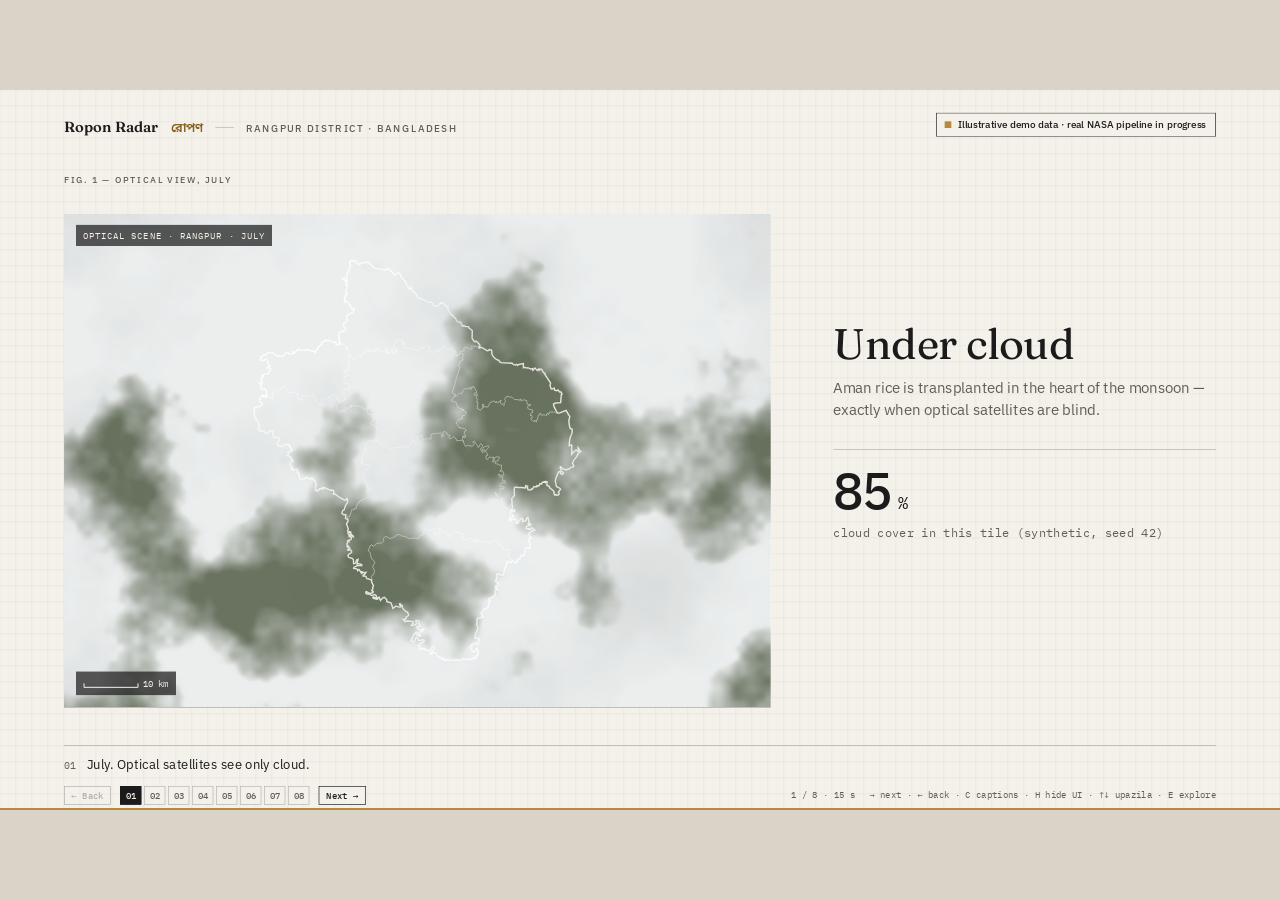
<file: index.html>
<!doctype html>
<html lang="en">
<head>
<meta charset="utf-8">
<meta name="viewport" content="width=device-width, initial-scale=1">
<title>Ropon Radar — রোপণ</title>
<meta name="description" content="Prototype: radar-detected Aman transplanting vs. usable-rain onset, Rangpur. Illustrative demo data.">
<link rel="stylesheet" href="css/tokens.css">
<link rel="stylesheet" href="css/main.css">
<script src="vendor/d3.v7.min.js"></script>
</head>
<body>
<noscript>Ropon Radar needs JavaScript. A text-only view is at <a href="lowband.html">lowband.html</a>.</noscript>
<script type="module">
  import { boot } from "./js/scenes.js";
  boot().catch((err) => {
    console.error(err);
    document.body.innerHTML = `<pre style="padding:40px;font:16px/1.5 monospace">Could not start: ${err.message}\n\nServe this folder over HTTP:  python -m http.server 8000</pre>`;
  });
</script>
</body>
</html>
</file>
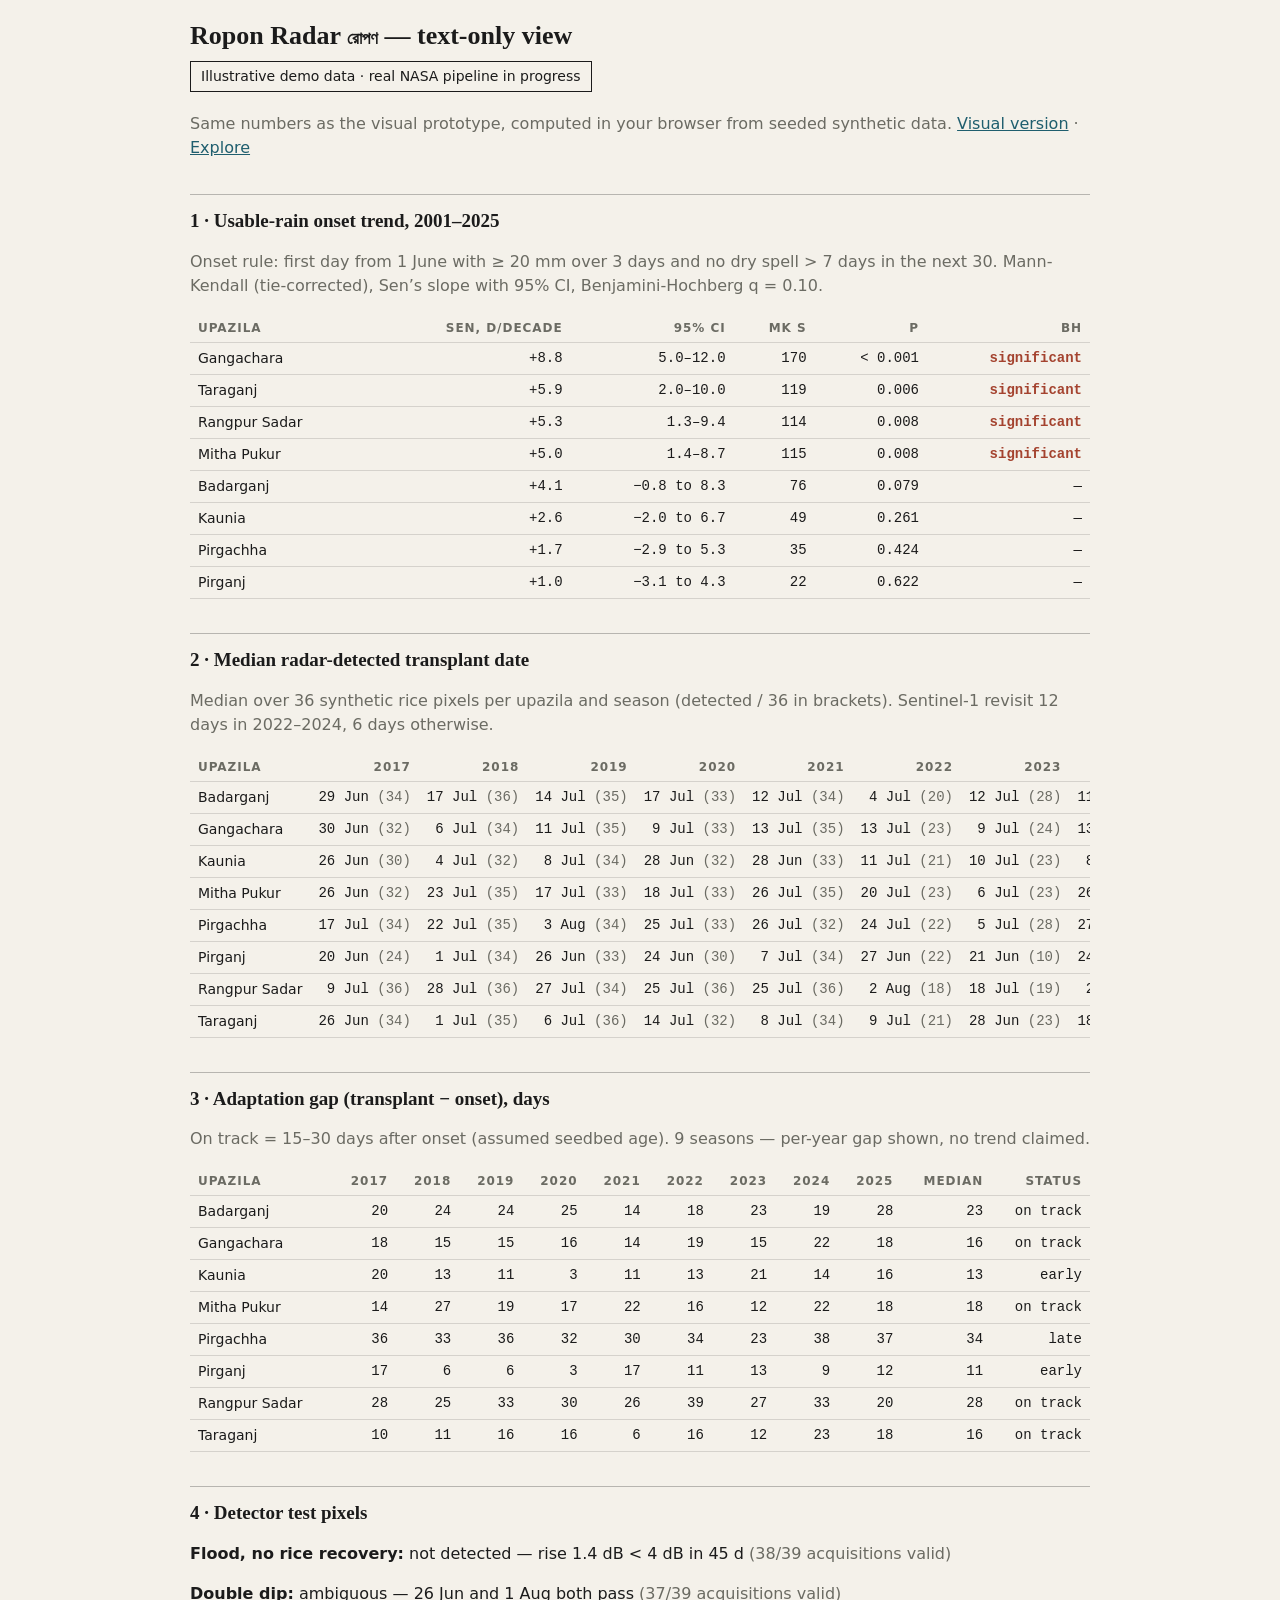
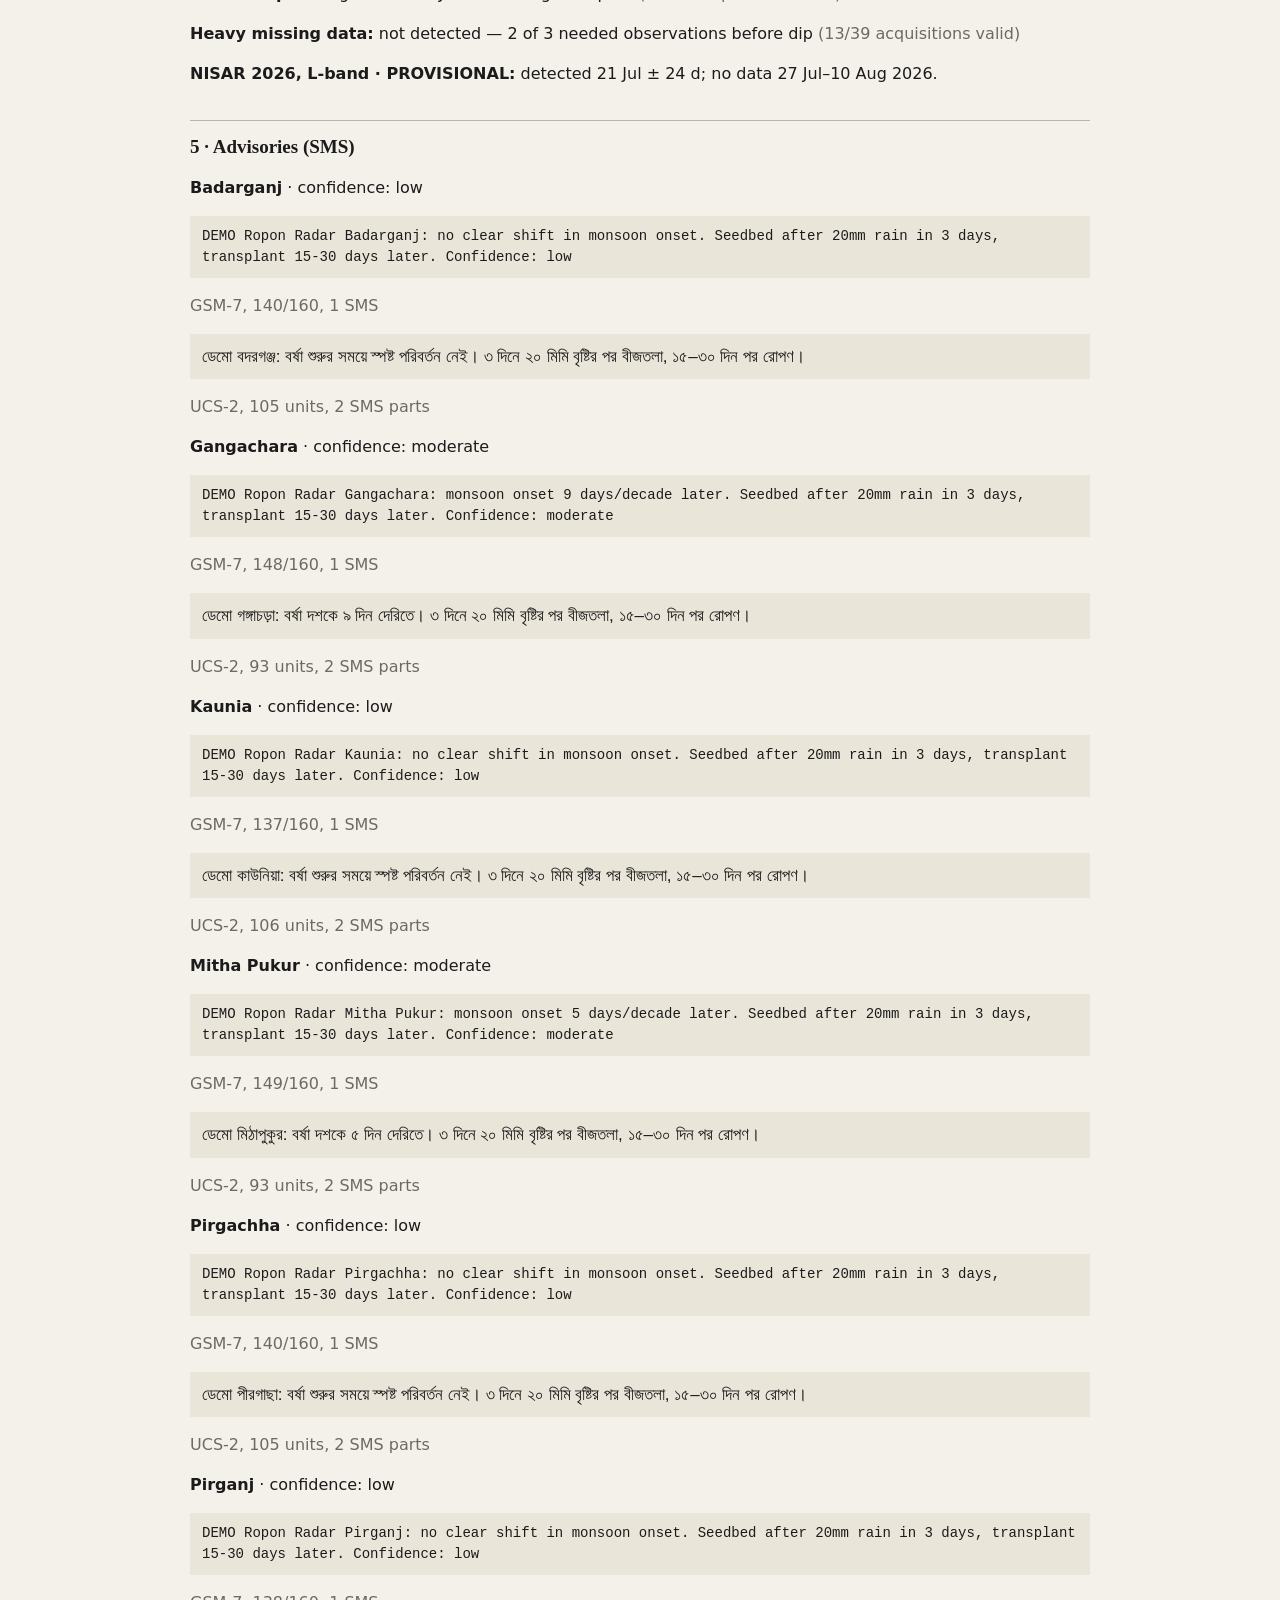
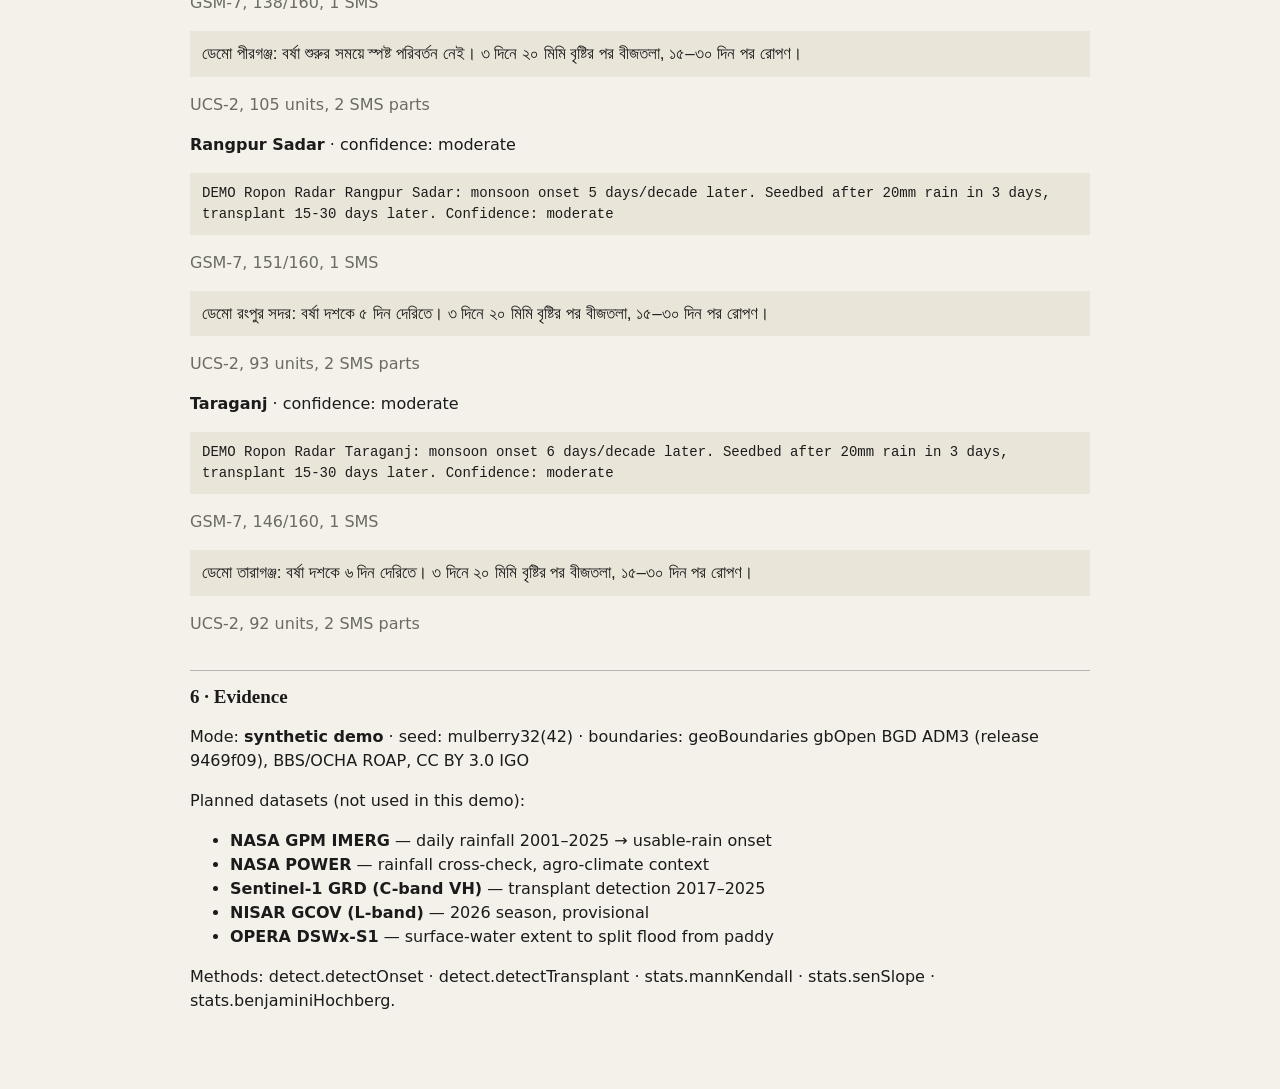
<file: lowband.html>
<!doctype html>
<html lang="en">
<head>
<meta charset="utf-8">
<meta name="viewport" content="width=device-width, initial-scale=1">
<title>Ropon Radar — text-only</title>
<style>
  /* No web fonts, no images, no chart library: system fonts and tables only. */
  body { background: #F4F1EA; color: #1B1B1B; font: 16px/1.5 system-ui, "Segoe UI", sans-serif; margin: 0 auto; padding: 20px 16px 60px; max-width: 900px; }
  h1 { font: 600 26px/1.2 Georgia, serif; margin: 0; }
  h2 { font: 600 19px/1.3 Georgia, serif; margin: 34px 0 8px; padding-top: 14px; border-top: 1px solid rgba(27,27,27,.28); }
  .badge { display: inline-block; border: 1px solid #1B1B1B; padding: 4px 10px; font-size: 14px; margin: 10px 0 4px; }
  .muted { color: #6B6B63; }
  table { border-collapse: collapse; width: 100%; font-size: 14px; }
  th, td { text-align: right; padding: 5px 8px; border-bottom: 1px solid rgba(27,27,27,.14); white-space: nowrap; }
  th:first-child, td:first-child { text-align: left; }
  th { font-weight: 600; font-size: 12px; text-transform: uppercase; letter-spacing: .08em; color: #6B6B63; }
  td { font-family: Consolas, "Courier New", monospace; }
  td:first-child { font-family: inherit; }
  .scroll { overflow-x: auto; }
  .sig { color: #A4432F; font-weight: 600; }
  pre { white-space: pre-wrap; font: 14px/1.5 Consolas, monospace; background: #EAE5D9; padding: 10px 12px; margin: 6px 0; }
  [lang=bn] { font-family: "Noto Sans Bengali", "Nirmala UI", "Vrinda", sans-serif; font-size: 17px; }
  a { color: #1F5E6E; }
</style>
</head>
<body>
<h1>Ropon Radar <span lang="bn">রোপণ</span> — text-only view</h1>
<div class="badge">Illustrative demo data · real NASA pipeline in progress</div>
<p class="muted">Same numbers as the visual prototype, computed in your browser from seeded synthetic data. <a href="./">Visual version</a> · <a href="./?mode=explore">Explore</a></p>
<div id="out">Computing…</div>
<script type="module">
import { loadGeo, generate, GAP_BAND, PIXELS } from "./js/data.js";
import { loadI18n, t, raw, fmtDate, fmtNum, fmtP, smsInfo } from "./js/i18n.js";
import { trendView, adviceFor } from "./js/scenes.js"; // pure text helpers; no D3 is loaded on this page

const esc = (s) => String(s).replace(/[&<>"]/g, (c) => ({ "&": "&amp;", "<": "&lt;", ">": "&gt;", '"': "&quot;" })[c]);
const [geo] = await Promise.all([loadGeo("."), loadI18n(".")]);
const m = generate(geo);
const U = m.upazilas;
const years = U[0].seasons.map((s) => s.year);
let h = "";

h += `<h2>1 · Usable-rain onset trend, 2001–2025</h2>
<p class="muted">${t("s4.rule")} Mann-Kendall (tie-corrected), Sen’s slope with 95% CI, Benjamini-Hochberg q = 0.10.</p>
<div class="scroll"><table><tr><th>Upazila</th><th>Sen, d/decade</th><th>95% CI</th><th>MK S</th><th>p</th><th>BH</th></tr>
${[...U].sort((a, b) => b.sen.slope - a.sen.slope).map((u) => { const v = trendView(u); return `<tr><td>${esc(u.name)}</td><td>${v.slope}</td><td>${v.ci}</td><td>${u.mk.S}</td><td>${fmtP(u.mk.p).replace("= ", "")}</td><td class="${u.bh.significant ? "sig" : ""}">${u.bh.significant ? "significant" : "—"}</td></tr>`; }).join("")}
</table></div>`;

h += `<h2>2 · Median radar-detected transplant date</h2>
<p class="muted">Median over ${PIXELS} synthetic rice pixels per upazila and season (detected / ${PIXELS} in brackets). Sentinel-1 revisit 12 days in 2022–2024, 6 days otherwise.</p>
<div class="scroll"><table><tr><th>Upazila</th>${years.map((y) => `<th>${y}</th>`).join("")}</tr>
${U.map((u) => `<tr><td>${esc(u.name)}</td>${u.seasons.map((s) => `<td>${s.transplantDoy === null ? "n/d" : fmtDate(s.year, s.transplantDoy)} <span class="muted">(${s.nDetected})</span></td>`).join("")}</tr>`).join("")}
</table></div>`;

h += `<h2>3 · Adaptation gap (transplant − onset), days</h2>
<p class="muted">On track = ${GAP_BAND[0]}–${GAP_BAND[1]} days after onset (assumed seedbed age). ${years.length} seasons — per-year gap shown, no trend claimed.</p>
<div class="scroll"><table><tr><th>Upazila</th>${years.map((y) => `<th>${y}</th>`).join("")}<th>Median</th><th>Status</th></tr>
${U.map((u) => `<tr><td>${esc(u.name)}</td>${u.seasons.map((s) => `<td>${s.gap === null ? "n/d" : fmtNum(s.gap, 0)}</td>`).join("")}<td>${fmtNum(u.gapMedian, 0)}</td><td>${u.category}</td></tr>`).join("")}
</table></div>`;

h += `<h2>4 · Detector test pixels</h2>
${m.messy.map((x) => { const d = x.det; const r = d.status === "detected" ? (d.ambiguous ? `ambiguous — ${fmtDate(x.year, d.doy)} and ${d.alternates.map((a) => fmtDate(x.year, a.doy)).join(", ")} both pass` : `detected ${fmtDate(x.year, d.doy)} ± ${d.uncertainty} d`) : `not detected — ${esc(d.reason)}`; return `<p><b>${t(`s6.${x.key}`)}:</b> ${r} <span class="muted">(${d.nValid}/${d.nObs} acquisitions valid)</span></p>`; }).join("")}
<p><b>NISAR 2026, L-band · PROVISIONAL:</b> ${m.nisar.det.status === "detected" ? `detected ${fmtDate(2026, m.nisar.det.doy)} ± ${m.nisar.det.uncertainty} d` : `not detected — ${esc(m.nisar.det.reason)}`}; no data ${fmtDate(2026, m.nisar.gap[0])}–${fmtDate(2026, m.nisar.gap[1])} 2026.</p>`;

h += `<h2>5 · Advisories (SMS)</h2>
${U.map((u) => { const a = adviceFor(u); const e = smsInfo(a.smsEn); const b = smsInfo(a.smsBn); return `<p><b>${esc(u.name)}</b> · confidence: ${a.conf.level}</p>
<pre>${esc(a.smsEn)}</pre><p class="muted">${e.encoding}, ${e.units}/160, ${e.segments} SMS</p>
<pre lang="bn">${esc(a.smsBn)}</pre><p class="muted">${b.encoding}, ${b.units} units, ${b.segments} SMS part${b.segments > 1 ? "s" : ""}</p>`; }).join("")}`;

h += `<h2>6 · Evidence</h2>
<p>Mode: <b>${m.mode}</b> · seed: mulberry32(${m.seed}) · boundaries: ${esc(geo.upazilas.source)}</p>
<p>Planned datasets (not used in this demo):</p><ul>${raw("datasets").map(([n, d]) => `<li><b>${esc(n)}</b> — ${esc(d)}</li>`).join("")}</ul>
<p>Methods: detect.detectOnset · detect.detectTransplant · stats.mannKendall · stats.senSlope · stats.benjaminiHochberg.</p>`;

document.getElementById("out").innerHTML = h;
</script>
</body>
</html>
</file>
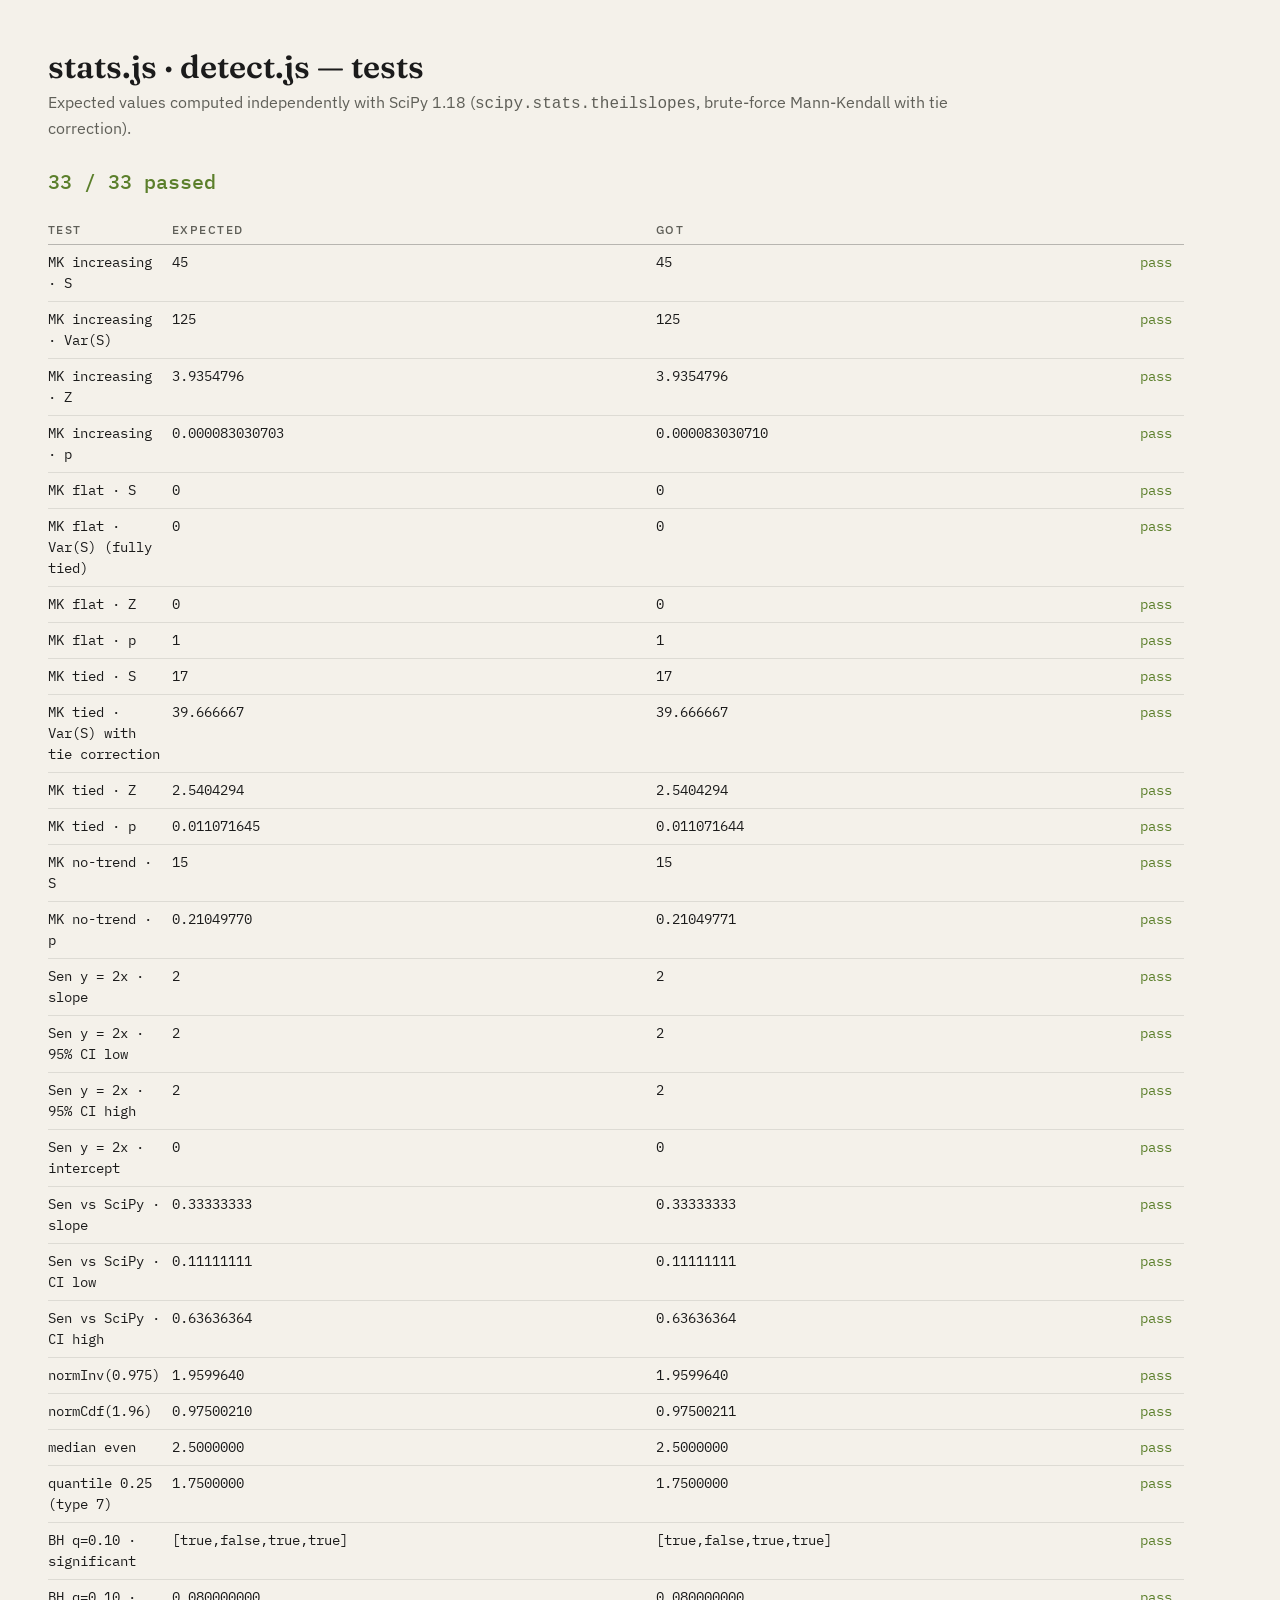
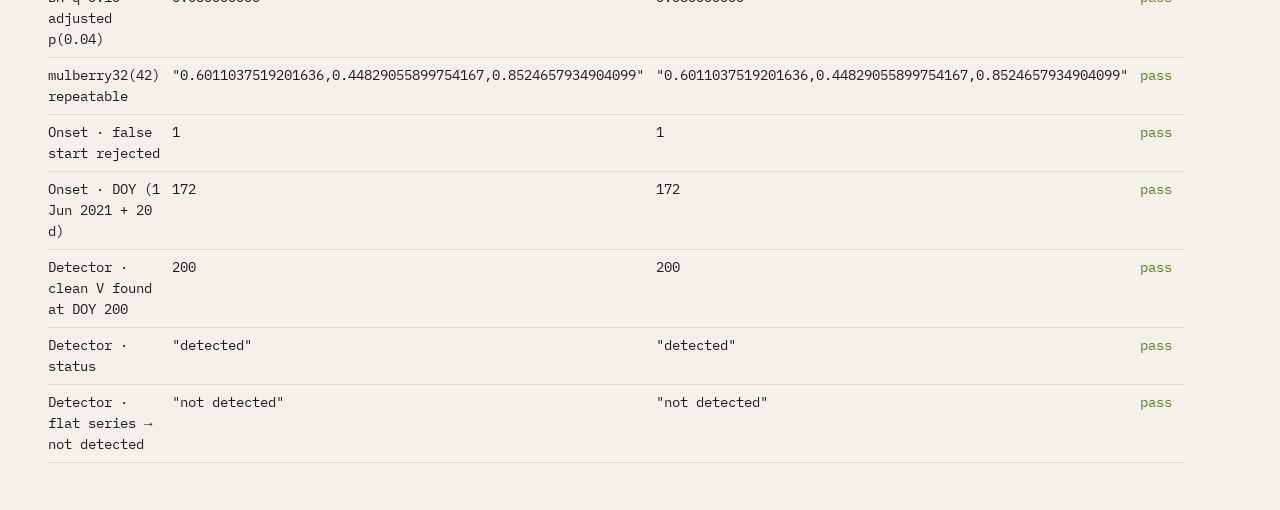
<file: tests/stats.test.html>
<!doctype html>
<html lang="en">
<head>
<meta charset="utf-8">
<title>Ropon Radar — stats tests</title>
<link rel="stylesheet" href="../css/tokens.css">
<style>
  body { background: var(--paper); color: var(--ink); font: 16px/1.5 var(--font-ui); margin: 48px; max-width: 980px; }
  h1 { font: 600 32px/1.2 var(--font-display); margin: 0 0 4px; }
  .sub { color: var(--muted); margin: 0 0 32px; }
  table { border-collapse: collapse; width: 100%; font-family: var(--font-mono); font-size: 14px; }
  th { text-align: left; font: 500 12px/1 var(--font-ui); letter-spacing: .12em; text-transform: uppercase; color: var(--muted); padding: 8px 12px 8px 0; border-bottom: var(--hair); }
  td { padding: 7px 12px 7px 0; border-bottom: 1px solid rgba(27,27,27,.1); vertical-align: top; }
  .pass { color: var(--paddy); } .fail { color: var(--brick); font-weight: 500; }
  #summary { font: 500 20px/1 var(--font-mono); margin: 24px 0; }
</style>
</head>
<body>
<h1>stats.js · detect.js — tests</h1>
<p class="sub">Expected values computed independently with SciPy 1.18 (<code>scipy.stats.theilslopes</code>, brute-force Mann-Kendall with tie correction).</p>
<div id="summary"></div>
<table><thead><tr><th>Test</th><th>Expected</th><th>Got</th><th></th></tr></thead><tbody id="rows"></tbody></table>
<script type="module">
import { mannKendall, senSlope, benjaminiHochberg, normInv, normCdf, median, quantile } from "../js/stats.js";
import { detectOnset, detectTransplant, doyOf } from "../js/detect.js";
import { mulberry32 } from "../js/prng.js";

const rows = [];
const close = (a, b, tol) => (a === b) || Math.abs(a - b) <= tol;
function check(name, expected, got, tol = 1e-6) {
  const ok = typeof expected === "number" ? close(expected, got, tol) : JSON.stringify(expected) === JSON.stringify(got);
  rows.push({ name, expected, got, ok });
}
const fmt = (v) => typeof v === "number" ? (Number.isInteger(v) ? String(v) : v.toPrecision(8)) : JSON.stringify(v);

// Mann-Kendall — strictly increasing 1..10
let r = mannKendall([1, 2, 3, 4, 5, 6, 7, 8, 9, 10]);
check("MK increasing · S", 45, r.S);
check("MK increasing · Var(S)", 125, r.varS);
check("MK increasing · Z", 3.9354796403996297, r.Z, 1e-9);
check("MK increasing · p", 8.303070332638107e-05, r.p, 1e-7);

// Mann-Kendall — flat (all tied): no evidence of trend
r = mannKendall([5, 5, 5, 5, 5, 5, 5, 5, 5, 5]);
check("MK flat · S", 0, r.S);
check("MK flat · Var(S) (fully tied)", 0, r.varS);
check("MK flat · Z", 0, r.Z);
check("MK flat · p", 1, r.p);

// Mann-Kendall — tied groups (t = 2 and t = 3)
r = mannKendall([1, 2, 2, 3, 3, 3, 4]);
check("MK tied · S", 17, r.S);
check("MK tied · Var(S) with tie correction", 39.666666666666664, r.varS, 1e-9);
check("MK tied · Z", 2.540429395319823, r.Z, 1e-9);
check("MK tied · p", 0.011071644553191984, r.p, 1e-7);

// Mann-Kendall — shuffled series, no significant trend
r = mannKendall([3, 7, 1, 8, 2, 9, 4, 6, 5, 10]);
check("MK no-trend · S", 15, r.S);
check("MK no-trend · p", 0.2104977000553374, r.p, 1e-7);

// Sen's slope on y = 2x
const x = [1, 2, 3, 4, 5, 6, 7, 8, 9, 10];
let s = senSlope(x, x.map((v) => 2 * v));
check("Sen y = 2x · slope", 2, s.slope);
check("Sen y = 2x · 95% CI low", 2, s.lo);
check("Sen y = 2x · 95% CI high", 2, s.hi);
check("Sen y = 2x · intercept", 0, s.intercept);

// Sen's slope CI vs scipy.stats.theilslopes on a noisy 25-year series with ties
const yrs = Array.from({ length: 25 }, (_, i) => 2001 + i);
const y = [172, 175, 173, 164, 177, 175, 170, 177, 176, 176, 175, 179, 172, 176, 174, 181, 178, 177, 174, 178, 180, 179, 189, 188, 166];
s = senSlope(yrs, y);
check("Sen vs SciPy · slope", 0.3333333333333333, s.slope, 1e-12);
check("Sen vs SciPy · CI low", 0.1111111111111111, s.lo, 1e-12);
check("Sen vs SciPy · CI high", 0.6363636363636364, s.hi, 1e-12);

// Support functions
check("normInv(0.975)", 1.959963984540054, normInv(0.975), 1e-8);
check("normCdf(1.96)", 0.9750021048517795, normCdf(1.96), 1e-7);
check("median even", 2.5, median([4, 1, 3, 2]));
check("quantile 0.25 (type 7)", 1.75, quantile([1, 2, 3, 4], 0.25));

// Benjamini-Hochberg, q = 0.10: p(1..3) pass (0.01 ≤ .025, 0.04 ≤ .05, 0.06 ≤ .075), 0.5 fails
const bh = benjaminiHochberg([0.04, 0.5, 0.01, 0.06], 0.1);
check("BH q=0.10 · significant", [true, false, true, true], bh.significant);
check("BH q=0.10 · adjusted p(0.04)", 0.08, bh.adjusted[0], 1e-12);

// PRNG determinism
const a = mulberry32(42), b = mulberry32(42);
check("mulberry32(42) repeatable", [a(), a(), a()].join(), [b(), b(), b()].join());

// Onset rule: false start (25 mm then 10 dry days) rejected; real onset on day 20
const rain = new Array(122).fill(0.5);
rain[5] = 10; rain[6] = 15;            // false start …
for (let i = 7; i < 17; i++) rain[i] = 0; // … followed by a 10-day dry spell
for (let i = 20; i < 122; i += 2) rain[i] = 12;
const on = detectOnset(rain, 2021);
check("Onset · false start rejected", 1, on.rejected.length);
check("Onset · DOY (1 Jun 2021 + 20 d)", doyOf(2021, 6, 1) + 20, on.doy);

// Transplant detector: clean synthetic V, then a flat series
const clean = [];
for (let d = 122; d <= 302; d += 6) {
  let v = -17;
  if (d >= 194 && d <= 200) v = -17 - (7 * (d - 194)) / 6;
  else if (d > 200) v = -24 + 9 * (1 - Math.exp(-(d - 200) / 22));
  clean.push({ doy: d, vh: v });
}
const det = detectTransplant(clean, 2021);
check("Detector · clean V found at DOY 200", 200, det.doy);
check("Detector · status", "detected", det.status);
const flat = clean.map((o) => ({ doy: o.doy, vh: -17 }));
check("Detector · flat series → not detected", "not detected", detectTransplant(flat, 2021).status);

const tbody = document.getElementById("rows");
for (const t of rows) {
  const tr = document.createElement("tr");
  tr.innerHTML = `<td>${t.name}</td><td>${fmt(t.expected)}</td><td>${fmt(t.got)}</td><td class="${t.ok ? "pass" : "fail"}">${t.ok ? "pass" : "FAIL"}</td>`;
  tbody.append(tr);
}
const failed = rows.filter((t) => !t.ok).length;
const sum = document.getElementById("summary");
sum.textContent = `${rows.length - failed} / ${rows.length} passed`;
sum.className = failed ? "fail" : "pass";
console.log(sum.textContent);
</script>
</body>
</html>
</file>
<file: css/tokens.css>
/* Ropon Radar — design tokens. "Field scientist's notebook meets radar instrument." */

@font-face { font-family: "Fraunces"; src: url("../fonts/fraunces-latin-400-normal.woff2") format("woff2"); font-weight: 400; font-style: normal; font-display: block; }
@font-face { font-family: "Fraunces"; src: url("../fonts/fraunces-latin-600-normal.woff2") format("woff2"); font-weight: 600; font-style: normal; font-display: block; }
@font-face { font-family: "Fraunces"; src: url("../fonts/fraunces-latin-400-italic.woff2") format("woff2"); font-weight: 400; font-style: italic; font-display: block; }
@font-face { font-family: "IBM Plex Sans"; src: url("../fonts/ibm-plex-sans-latin-400-normal.woff2") format("woff2"); font-weight: 400; font-display: block; }
@font-face { font-family: "IBM Plex Sans"; src: url("../fonts/ibm-plex-sans-latin-500-normal.woff2") format("woff2"); font-weight: 500; font-display: block; }
@font-face { font-family: "IBM Plex Sans"; src: url("../fonts/ibm-plex-sans-latin-600-normal.woff2") format("woff2"); font-weight: 600; font-display: block; }
@font-face { font-family: "IBM Plex Mono"; src: url("../fonts/ibm-plex-mono-latin-400-normal.woff2") format("woff2"); font-weight: 400; font-display: block; }
@font-face { font-family: "IBM Plex Mono"; src: url("../fonts/ibm-plex-mono-latin-500-normal.woff2") format("woff2"); font-weight: 500; font-display: block; }
@font-face { font-family: "Noto Sans Bengali"; src: url("../fonts/noto-sans-bengali-bengali-400-normal.woff2") format("woff2"); font-weight: 400; font-display: block; }
@font-face { font-family: "Noto Sans Bengali"; src: url("../fonts/noto-sans-bengali-bengali-600-normal.woff2") format("woff2"); font-weight: 600; font-display: block; }

:root {
  /* palette with meaning */
  --paper: #F4F1EA;        /* notebook page */
  --paper-deep: #EAE5D9;   /* neutral fills, "on track" */
  --ink: #1B1B1B;
  --muted: #5F5F58;        /* 5.7:1 on paper, 5.1:1 on paper-deep (spec #6B6B63 darkened for AA) */
  --water: #1F5E6E;        /* monsoon water, early */
  --paddy: #5B7F2B;        /* paddy green (fills) */
  --paddy-ink: #4A6A21;    /* paddy green for text, 5.6:1 */
  --silt: #B8893A;         /* silt ochre (fills only) */
  --silt-ink: #85601F;     /* ochre for text, 4.9:1 */
  --brick: #A4432F;        /* alert, late */
  --radar-bg: #0E1A1F;     /* deep ink, radar scene only */
  --radar-fg: #D8E3E0;
  --radar-muted: #8FA5A6;
  --radar-line: #9CD0C9;

  --grid: rgba(27, 27, 27, 0.045);
  --hair-color: rgba(27, 27, 27, 0.28);
  --hair: 1px solid var(--hair-color);
  --rule-soft: rgba(27, 27, 27, 0.12);

  /* type */
  --font-display: "Fraunces", "Source Serif 4", Georgia, serif;
  --font-ui: "IBM Plex Sans", "Segoe UI", sans-serif;
  --font-mono: "IBM Plex Mono", Consolas, monospace;
  --font-bn: "Noto Sans Bengali", "Nirmala UI", sans-serif;

  --fs-display: 64px;
  --fs-title: 44px;
  --fs-h: 28px;
  --fs-body: 20px;
  --fs-caption: 20px;
  --fs-label: 14px;
  --fs-hero: 76px;

  /* motion */
  --t-slow: 900ms;
  --t-mid: 600ms;
  --t-fast: 400ms;
  --ease: cubic-bezier(0.45, 0, 0.25, 1);
}

@media (prefers-reduced-motion: reduce) {
  :root { --t-slow: 0ms; --t-mid: 0ms; --t-fast: 0ms; }
}
</file>
<file: css/main.css>
/* Ropon Radar — layout & components */

* { box-sizing: border-box; }
html, body { margin: 0; height: 100%; }
body {
  background: var(--paper);
  color: var(--ink);
  font: 400 var(--fs-body)/1.45 var(--font-ui);
  -webkit-font-smoothing: antialiased;
  font-kerning: normal;
}
.mono, .num { font-family: var(--font-mono); font-variant-numeric: tabular-nums; }
.bn { font-family: var(--font-bn); }
button { font: inherit; color: inherit; }

.paper-grid {
  background-color: var(--paper);
  background-image:
    linear-gradient(var(--grid) 1px, transparent 1px),
    linear-gradient(90deg, var(--grid) 1px, transparent 1px);
  background-size: 24px 24px;
  background-position: -1px -1px;
}

/* ───────────── scene mode: fixed 1920×1080 stage ───────────── */
body.mode-scene { overflow: hidden; background: #d9d4c7; }
#viewport { position: fixed; inset: 0; display: grid; place-items: center; }
#stage {
  position: absolute; left: 50%; top: 50%;
  width: 1920px; height: 1080px;
  transform-origin: 0 0;
  overflow: hidden;
  transition: background-color var(--t-slow) var(--ease);
}
#stage.theme-radar { background-color: var(--radar-bg); background-image: none; color: var(--radar-fg); }

.runhead {
  position: absolute; left: 96px; top: 44px; right: 96px; z-index: 5;
  display: flex; align-items: baseline; gap: 18px;
  font: 500 15px/1 var(--font-ui); letter-spacing: 0.14em; text-transform: uppercase; color: var(--muted);
}
.runhead .wordmark { font: 600 22px/1 var(--font-display); letter-spacing: 0; text-transform: none; color: var(--ink); }
.runhead .bn { font: 600 19px/1 var(--font-bn); letter-spacing: 0; color: var(--silt-ink); }
.runhead .sep { width: 28px; border-top: var(--hair); align-self: center; }
.theme-radar .runhead { color: var(--radar-muted); }
.theme-radar .runhead .wordmark { color: var(--radar-fg); }
.theme-radar .runhead .bn { color: #D9B872; }

.badge {
  position: absolute; right: 96px; top: 34px; z-index: 20;
  display: flex; align-items: center; gap: 10px;
  padding: 8px 14px 8px 12px;
  border: 1px solid var(--ink);
  background: var(--paper);
  font: 500 15px/1.2 var(--font-ui); color: var(--ink);
}
.badge::before { content: ""; width: 10px; height: 10px; background: var(--silt); }
.badge .prov { display: none; margin-left: 6px; padding-left: 12px; border-left: var(--hair); font-family: var(--font-mono); letter-spacing: .04em; color: var(--brick); }
.badge.nisar .prov { display: inline; }
.theme-radar .badge { background: var(--radar-bg); color: var(--radar-fg); border-color: var(--radar-fg); }

#scene-host { position: absolute; inset: 0; }
.scene {
  position: absolute; inset: 0;
  padding: 128px 96px 120px;
  opacity: 0;
  transition: opacity var(--t-mid) var(--ease);
}
.scene.on { opacity: 1; }

.fig-label {
  font: 500 var(--fs-label)/1 var(--font-ui);
  letter-spacing: 0.16em; text-transform: uppercase; color: var(--muted);
  display: flex; gap: 14px; align-items: baseline;
}
.fig-label b { font-weight: 600; color: var(--ink); }
.theme-radar .fig-label { color: var(--radar-muted); }
.theme-radar .fig-label b { color: var(--radar-fg); }
.scene-title { font: 400 var(--fs-display)/1.02 var(--font-display); letter-spacing: -0.01em; margin: 18px 0 0; }
.scene-title em { font-style: italic; }
.lede { font-size: 22px; line-height: 1.45; color: var(--muted); max-width: 30em; margin: 18px 0 0; }
.theme-radar .lede { color: var(--radar-muted); }
.rule { border: 0; border-top: var(--hair); margin: 0; }

#caption {
  position: absolute; left: 96px; right: 96px; bottom: 44px; z-index: 6;
  margin: 0; padding-top: 14px; border-top: var(--hair);
  font: 400 var(--fs-caption)/1.4 var(--font-ui); color: var(--ink);
  transition: opacity var(--t-fast) var(--ease);
}
#caption .n { font-family: var(--font-mono); font-size: 15px; color: var(--muted); margin-right: 16px; }
.theme-radar #caption { color: var(--radar-fg); border-color: rgba(216, 227, 224, .3); }
body.no-captions #caption { opacity: 0; }

.chrome { position: absolute; z-index: 7; transition: opacity var(--t-fast) var(--ease); }
body.no-chrome .chrome { opacity: 0; pointer-events: none; }
.chrome.counter { right: 96px; bottom: 16px; font: 400 13px/1 var(--font-mono); color: var(--muted); display: flex; gap: 22px; }
.chrome.counter kbd { font: inherit; border: var(--hair); padding: 1px 5px; }
.chrome.scene-nav { left: 96px; bottom: 8px; display: flex; align-items: center; gap: 14px; }
.scene-nav button { background: var(--paper); border: 1px solid var(--ink); color: var(--ink); cursor: pointer; font: 500 14px/1 var(--font-mono); padding: 6px 10px; }
.scene-nav .tabs-n { display: flex; gap: 4px; }
.scene-nav .tabs-n button { padding: 6px 7px; border-color: var(--hair-color); color: var(--muted); }
.scene-nav button.on { background: var(--ink); color: var(--paper); border-color: var(--ink); }
.scene-nav button:hover:not(:disabled) { background: var(--ink); color: var(--paper); }
.scene-nav button:disabled { opacity: .3; cursor: default; }
.scene-nav .next { font-weight: 500; }
.theme-radar .scene-nav button { background: var(--radar-bg); color: var(--radar-fg); border-color: rgba(216,227,224,.5); }
.theme-radar .scene-nav button.on { background: var(--radar-fg); color: var(--radar-bg); }
#caption { bottom: 54px; }
.chrome.progress { left: 0; bottom: 0; height: 3px; width: 100%; }
.chrome.progress i { display: block; height: 100%; width: 0; background: var(--silt); }
.theme-radar .chrome.counter { color: var(--radar-muted); }

/* ───────────── shared components ───────────── */
.hero-num { font: 500 var(--fs-hero)/1 var(--font-mono); letter-spacing: -0.03em; font-variant-numeric: tabular-nums; }
.hero-num small { font-size: 0.34em; letter-spacing: 0; font-weight: 400; margin-left: 10px; }
.hero-meta { font: 400 24px/1.4 var(--font-mono); color: var(--ink); margin-top: 14px; }
.hero-meta .ci { color: var(--muted); }
.muted { color: var(--muted); }

.stat-table { border-collapse: collapse; width: 100%; font-size: 17px; }
.stat-table th {
  font: 500 12px/1.2 var(--font-ui); letter-spacing: .14em; text-transform: uppercase; color: var(--muted);
  text-align: right; padding: 0 0 10px 14px; border-bottom: var(--hair); vertical-align: bottom;
}
.stat-table th:first-child, .stat-table td:first-child { text-align: left; padding-left: 0; }
.stat-table td { padding: 9px 0 9px 14px; border-bottom: 1px solid var(--rule-soft); text-align: right; font-family: var(--font-mono); font-variant-numeric: tabular-nums; white-space: nowrap; }
.stat-table td:first-child { font-family: var(--font-ui); }
.stat-table tr { cursor: pointer; transition: background-color var(--t-fast) var(--ease); }
.stat-table tr.sel td { background: rgba(31, 94, 110, .09); }
.stat-table tr.sel td:first-child { box-shadow: inset 3px 0 0 var(--water); padding-left: 10px; }
.stat-table .sig { color: var(--brick); }
.stat-table .dim { color: var(--muted); }
.dot { display: inline-block; width: 10px; height: 10px; border-radius: 50%; border: 1.5px solid currentColor; vertical-align: 0; }
.dot.fill { background: currentColor; }

.note {
  border-left: 3px solid var(--silt); padding: 4px 0 4px 16px;
  font: 400 18px/1.45 var(--font-ui); color: var(--ink);
}
.note .mono { font-size: 17px; }

.tabs { display: flex; gap: 0; border-bottom: var(--hair); }
.tabs button {
  background: none; border: 0; border-bottom: 2px solid transparent; margin-bottom: -1px;
  padding: 10px 22px 12px 0; margin-right: 22px; cursor: pointer;
  font: 500 17px/1 var(--font-ui); color: var(--muted);
  transition: color var(--t-fast) var(--ease), border-color var(--t-fast) var(--ease);
}
.tabs button.on { color: var(--ink); border-bottom-color: var(--ink); }
.tabs button .prov { font-family: var(--font-mono); font-size: 14px; color: var(--brick); margin-left: 8px; letter-spacing: .04em; }

.slider { display: flex; align-items: center; gap: 18px; font-family: var(--font-mono); }
input.range { -webkit-appearance: none; appearance: none; display: block; width: 100%; height: 28px; margin: 10px 0 0; background: transparent; cursor: pointer; }
input.range::-webkit-slider-runnable-track { height: 1px; background: var(--ink); }
input.range::-webkit-slider-thumb { -webkit-appearance: none; width: 14px; height: 24px; margin-top: -12px; background: var(--ink); border: 0; }
input.range::-moz-range-track { height: 1px; background: var(--ink); }
input.range::-moz-range-thumb { width: 14px; height: 24px; background: var(--ink); border: 0; border-radius: 0; }
input.range:focus-visible { outline: 1px dashed var(--ink); outline-offset: 4px; }
.slider .year { font: 500 44px/1 var(--font-mono); min-width: 3.2ch; }
.slider-ticks { display: flex; justify-content: space-between; font: 400 13px/1 var(--font-mono); color: var(--muted); margin: 2px -3px 0; }

/* charts & maps (hand-styled D3) */
svg text { font-family: var(--font-ui); }
.axis text { font: 400 14px var(--font-mono); fill: var(--muted); }
.axis path, .axis line { stroke: var(--hair-color); shape-rendering: crispEdges; }
.theme-radar .axis text, .radar .axis text { fill: var(--radar-muted); }
.theme-radar .axis path, .theme-radar .axis line, .radar .axis path, .radar .axis line { stroke: rgba(216, 227, 224, .3); }
.anno { font: 400 16px var(--font-ui); fill: var(--ink); }
.anno-strong { font: 600 18px var(--font-ui); fill: var(--ink); }
.anno-mono { font: 400 15px var(--font-mono); fill: var(--ink); }
.anno-muted { fill: var(--muted); }
.leader { stroke: var(--ink); stroke-width: 1; fill: none; }
.anno, .anno-strong, .anno-mono { paint-order: stroke; stroke: var(--paper); stroke-width: 5px; stroke-linejoin: round; }
.radar .anno, .radar .anno-strong, .radar .anno-mono { fill: var(--radar-fg); stroke: var(--radar-bg); }
.radar .anno-muted { fill: var(--radar-muted); }
.radar .leader { stroke: var(--radar-fg); }
.map-label { font: 500 15px var(--font-ui); fill: var(--ink); paint-order: stroke; stroke: rgba(244, 241, 234, .85); stroke-width: 4px; stroke-linejoin: round; pointer-events: none; }
.map-value { font: 500 15px var(--font-mono); fill: var(--ink); paint-order: stroke; stroke: rgba(244, 241, 234, .85); stroke-width: 4px; stroke-linejoin: round; pointer-events: none; }
.upz { cursor: pointer; }
.upz path { stroke: var(--paper); stroke-width: 1.4; transition: fill var(--t-mid) var(--ease); }
.upz.sel path { stroke: var(--ink); stroke-width: 2.5; }
.district-outline { fill: none; stroke: var(--ink); stroke-width: 1.2; }

/* phone (scene 7) */
.phone {
  width: 404px; height: 800px; border: 12px solid var(--ink); border-radius: 46px;
  background: #FBFAF6; position: relative; overflow: hidden;
  display: flex; flex-direction: column;
}
.phone .notch { position: absolute; top: 12px; left: 50%; width: 92px; height: 22px; margin-left: -46px; border-radius: 12px; background: var(--ink); }
.phone .status { display: flex; justify-content: space-between; padding: 14px 26px 0; font: 500 13px/1 var(--font-mono); color: var(--muted); }
.phone .app-head { padding: 28px 24px 14px; border-bottom: var(--hair); }
.phone .app-head .t { font: 600 22px/1 var(--font-display); }
.phone .app-head .t .bn { font: 600 18px/1 var(--font-bn); color: var(--silt-ink); margin-left: 8px; }
.phone .app-head .s { font: 400 13px/1.3 var(--font-ui); color: var(--muted); margin-top: 6px; }
.phone .body { padding: 18px 22px; display: flex; flex-direction: column; gap: 14px; flex: 1; }
.phone .msg-bn { font: 400 19px/1.62 var(--font-bn); }
.phone .msg-en { font: 400 16px/1.5 var(--font-ui); color: #33332F; padding-top: 12px; border-top: 1px solid var(--rule-soft); }
.phone .conf { display: flex; align-items: center; gap: 10px; font: 500 14px/1.2 var(--font-ui); margin-top: auto; padding-top: 12px; border-top: 1px solid var(--rule-soft); }
.phone .conf .bars { display: inline-flex; gap: 3px; }
.phone .conf .bars i { width: 16px; height: 6px; background: var(--paper-deep); }
.phone .conf .bars i.on { background: var(--ink); }
.phone .demo { font: 500 12px/1.2 var(--font-mono); color: var(--silt-ink); letter-spacing: .06em; }

.sms {
  border: 1px solid var(--ink); background: #FBFAF6; padding: 22px 24px 18px;
  font: 400 20px/1.5 var(--font-mono); min-height: 140px; white-space: pre-wrap; word-break: break-word;
}
.sms[contenteditable="true"] { outline: none; }
.sms[contenteditable="true"]:focus { box-shadow: inset 0 0 0 1px var(--ink); }
.sms-bn { font-family: var(--font-bn); font-size: 20px; }
.counter { display: flex; justify-content: space-between; align-items: baseline; margin-top: 10px; font: 400 15px/1 var(--font-mono); color: var(--muted); }
.counter b { font-weight: 500; color: var(--ink); font-size: 20px; }
.counter.over b { color: var(--brick); }
.meter { height: 3px; background: var(--paper-deep); margin-top: 8px; }
.meter i { display: block; height: 100%; background: var(--ink); transition: width 120ms linear; }
.counter.over + .meter i { background: var(--brick); }
.caret { display: inline-block; width: 0.55em; height: 1.1em; background: var(--ink); vertical-align: -0.2em; animation: blink 1s steps(1) infinite; }
@keyframes blink { 50% { opacity: 0; } }

/* evidence drawer (scene 8) */
.drawer {
  position: absolute; top: 0; right: 0; bottom: 0; width: 780px; z-index: 12;
  background: var(--paper); border-left: 1px solid var(--ink);
  padding: 104px 64px 100px 56px;
  transform: translateX(100%);
  transition: transform var(--t-slow) var(--ease);
  overflow-y: auto;
}
.drawer.open { transform: translateX(0); }
.drawer h3 { font: 500 13px/1 var(--font-ui); letter-spacing: .16em; text-transform: uppercase; color: var(--muted); margin: 24px 0 10px; }
.drawer h3:first-of-type { margin-top: 0; }
.drawer dl { display: grid; grid-template-columns: 150px 1fr; gap: 6px 18px; margin: 0; font-size: 16px; }
.drawer dt { color: var(--muted); }
.drawer dd { margin: 0; }
.drawer code, .drawer .mono { font: 400 15px/1.4 var(--font-mono); }
.drawer ul { list-style: none; padding: 0; margin: 0; }
.drawer li { display: grid; grid-template-columns: 250px 1fr; gap: 18px; padding: 5px 0; border-bottom: 1px solid var(--rule-soft); font-size: 16px; }
.drawer li b { font-weight: 500; }
.drawer li span { color: var(--muted); }
.drawer .close { position: absolute; top: 40px; right: 40px; background: none; border: var(--hair); padding: 6px 12px; cursor: pointer; font-size: 14px; display: none; }
.mode-explore .drawer .close { display: block; }

.closing {
  position: absolute; inset: 0; z-index: 15; display: flex; flex-direction: column; justify-content: center;
  padding: 0 160px; background: var(--paper); opacity: 0; pointer-events: none;
  transition: opacity var(--t-slow) var(--ease);
}
.closing.on { opacity: 1; }
.closing .t { font: 400 104px/1 var(--font-display); letter-spacing: -0.02em; }
.closing .t .bn { font: 600 64px/1 var(--font-bn); color: var(--silt-ink); margin-left: 20px; }
.closing .s { font: 400 italic 46px/1.2 var(--font-display); margin-top: 28px; }
.closing .m { font: 400 18px/1.5 var(--font-ui); color: var(--muted); margin-top: 56px; border-top: var(--hair); padding-top: 18px; max-width: 1000px; }

/* ───────────── explore mode ───────────── */
body.mode-explore { overflow-y: auto; }
.explore { max-width: 1520px; margin: 0 auto; padding: 40px 64px 120px; position: relative; }
.explore .runhead, .explore .badge { position: static; }
.explore-head { display: flex; justify-content: space-between; align-items: center; padding-bottom: 20px; border-bottom: 1px solid var(--ink); }
.explore-head .links { display: flex; gap: 20px; font-size: 15px; }
.explore-head a { color: var(--ink); }
.explore section.fig { padding: 56px 0 48px; border-bottom: var(--hair); }
.explore .fig h2 { font: 400 44px/1.05 var(--font-display); margin: 12px 0 8px; }
.explore .fig .lede { font-size: 19px; }
.explore .grid2 { display: grid; grid-template-columns: minmax(0, 1.35fr) minmax(0, 1fr); gap: 56px; margin-top: 28px; align-items: start; }
.explore .badge { font-size: 14px; }
.explore .drawer { position: fixed; padding-top: 80px; }
.btn-line { background: none; border: 1px solid var(--ink); padding: 8px 16px; cursor: pointer; font: 500 15px/1 var(--font-ui); }
.btn-line:hover { background: var(--ink); color: var(--paper); }
.explore .badge-float { position: fixed; right: 24px; bottom: 20px; top: auto; z-index: 30; }
.explore .picker { display: flex; gap: 8px; flex-wrap: wrap; align-items: center; padding: 16px 0; border-bottom: var(--hair); position: sticky; top: 0; background: var(--paper); z-index: 10; }
.explore .picker button.on { background: var(--ink); color: var(--paper); }
.radar-panel { background: var(--radar-bg); color: var(--radar-fg); padding: 24px 16px 8px; margin-top: 24px; }
.inspector-controls { display: flex; gap: 28px; align-items: center; margin-top: 22px; flex-wrap: wrap; font-size: 15px; }
.inspector-controls select { font: inherit; background: none; border: var(--hair); padding: 4px 6px; margin-left: 6px; }
.inspector-controls .stepper { display: flex; gap: 10px; align-items: center; }
.inspector-controls .pn { font-weight: 500; min-width: 4ch; text-align: center; }
.btn-line:disabled { opacity: .35; cursor: default; }
.messy-grid { display: grid; grid-template-columns: repeat(3, 1fr); gap: 32px; margin-top: 14px; }
.advice-grid { display: grid; grid-template-columns: 404px 1fr; gap: 64px; margin-top: 28px; align-items: start; }

@media (prefers-reduced-motion: reduce) {
  .caret { animation: none; }
}
body.still * { transition-duration: 0ms !important; animation: none !important; }
</file>
